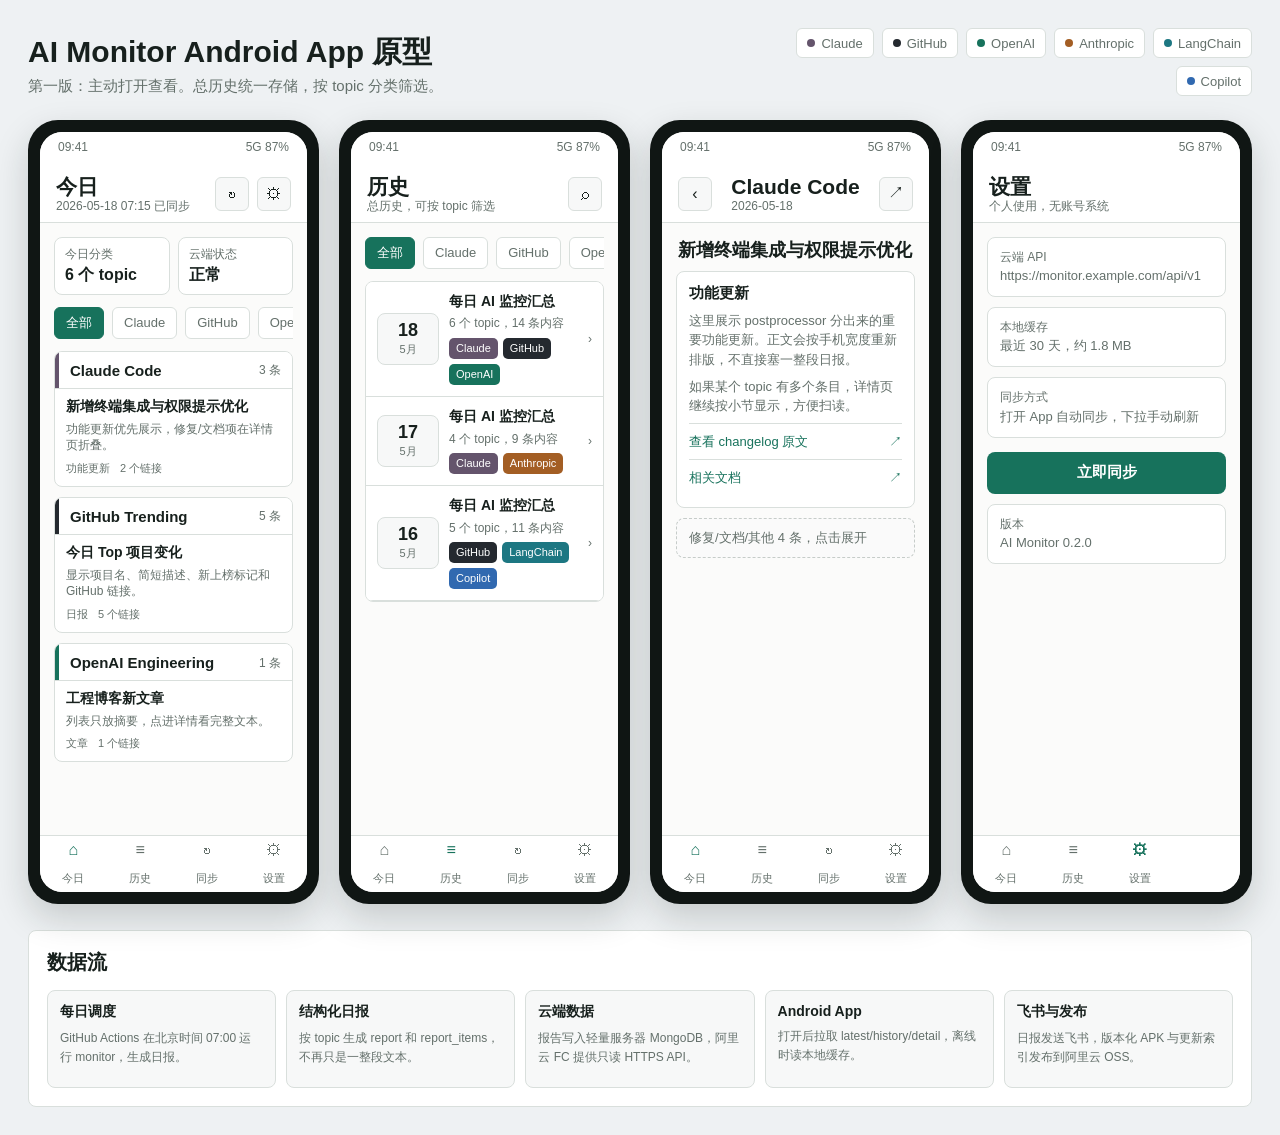
<file: android/docs/mockup.html>
<!doctype html>
<html lang="zh-CN">
<head>
  <meta charset="utf-8">
  <meta name="viewport" content="width=device-width, initial-scale=1">
  <title>AI Monitor Android App Mockup</title>
  <style>
    :root {
      color-scheme: light;
      --bg: #eef1f3;
      --surface: #ffffff;
      --surface-2: #f7f8f8;
      --text: #17201d;
      --muted: #64706b;
      --line: #d9dfdc;
      --green: #17725c;
      --github: #24292f;
      --claude: #64546c;
      --openai: #17725c;
      --anthropic: #a35e24;
      --langchain: #1d7782;
      --copilot: #3169b0;
      --warn: #b7791f;
      font-family: -apple-system, BlinkMacSystemFont, "Segoe UI", sans-serif;
    }

    * { box-sizing: border-box; }

    body {
      margin: 0;
      background: var(--bg);
      color: var(--text);
    }

    .page {
      max-width: 1280px;
      margin: 0 auto;
      padding: 28px;
    }

    .header {
      display: flex;
      align-items: flex-end;
      justify-content: space-between;
      gap: 24px;
      margin-bottom: 24px;
    }

    h1, h2, h3, p { margin: 0; }

    h1 {
      font-size: 30px;
      line-height: 1.15;
      letter-spacing: 0;
    }

    .sub {
      color: var(--muted);
      margin-top: 8px;
      font-size: 15px;
    }

    .legend {
      display: flex;
      flex-wrap: wrap;
      gap: 8px;
      justify-content: flex-end;
      max-width: 520px;
    }

    .chip {
      display: inline-flex;
      align-items: center;
      gap: 6px;
      height: 30px;
      padding: 0 10px;
      border: 1px solid var(--line);
      border-radius: 6px;
      background: var(--surface);
      color: var(--muted);
      font-size: 13px;
      white-space: nowrap;
    }

    .dot {
      width: 8px;
      height: 8px;
      border-radius: 50%;
      background: var(--green);
      flex: 0 0 auto;
    }

    .grid {
      display: grid;
      grid-template-columns: repeat(4, minmax(250px, 1fr));
      gap: 20px;
      align-items: start;
    }

    .phone {
      background: #101614;
      border-radius: 30px;
      padding: 12px;
      box-shadow: 0 14px 34px rgba(23, 32, 29, 0.18);
      min-width: 0;
    }

    .screen {
      height: 760px;
      overflow: hidden;
      background: var(--surface);
      border-radius: 22px;
      display: flex;
      flex-direction: column;
    }

    .statusbar {
      height: 30px;
      display: flex;
      align-items: center;
      justify-content: space-between;
      padding: 0 18px;
      color: var(--muted);
      font-size: 12px;
      background: var(--surface);
    }

    .topbar {
      display: flex;
      align-items: center;
      justify-content: space-between;
      gap: 12px;
      padding: 12px 16px 8px;
      border-bottom: 1px solid var(--line);
      flex: 0 0 auto;
    }

    .title {
      font-size: 21px;
      font-weight: 700;
      line-height: 1.2;
    }

    .iconrow {
      display: flex;
      gap: 8px;
      flex: 0 0 auto;
    }

    .iconbtn {
      width: 34px;
      height: 34px;
      border-radius: 6px;
      border: 1px solid var(--line);
      background: var(--surface-2);
      display: grid;
      place-items: center;
      color: var(--text);
      font-size: 16px;
    }

    .content {
      overflow: hidden;
      padding: 14px 14px 0;
      flex: 1 1 auto;
      background: #fbfbfa;
    }

    .metricbar {
      display: grid;
      grid-template-columns: 1fr 1fr;
      gap: 8px;
      margin-bottom: 12px;
    }

    .metric {
      border: 1px solid var(--line);
      background: var(--surface);
      border-radius: 8px;
      padding: 9px 10px;
      min-height: 58px;
    }

    .label {
      color: var(--muted);
      font-size: 12px;
      line-height: 1.2;
    }

    .value {
      margin-top: 5px;
      font-size: 16px;
      font-weight: 700;
      line-height: 1.15;
    }

    .tabs {
      display: flex;
      gap: 8px;
      overflow: hidden;
      margin-bottom: 12px;
    }

    .tab {
      height: 32px;
      padding: 0 11px;
      border: 1px solid var(--line);
      border-radius: 6px;
      background: var(--surface);
      color: var(--muted);
      font-size: 13px;
      display: inline-flex;
      align-items: center;
      flex: 0 0 auto;
    }

    .tab.active {
      color: #fff;
      background: var(--green);
      border-color: var(--green);
    }

    .section {
      border: 1px solid var(--line);
      border-radius: 8px;
      background: var(--surface);
      margin-bottom: 10px;
      overflow: hidden;
    }

    .section-head {
      display: flex;
      align-items: center;
      justify-content: space-between;
      padding: 10px 11px 8px;
      border-left: 4px solid var(--green);
      background: var(--surface);
    }

    .section-title {
      font-size: 15px;
      font-weight: 700;
      line-height: 1.25;
    }

    .count {
      color: var(--muted);
      font-size: 12px;
      white-space: nowrap;
    }

    .item {
      padding: 9px 11px 10px;
      border-top: 1px solid var(--line);
    }

    .item-title {
      font-size: 14px;
      font-weight: 650;
      line-height: 1.28;
    }

    .item-desc {
      color: var(--muted);
      font-size: 12px;
      line-height: 1.35;
      margin-top: 5px;
    }

    .meta {
      display: flex;
      gap: 10px;
      margin-top: 7px;
      color: var(--muted);
      font-size: 11px;
    }

    .bottomnav {
      display: grid;
      grid-template-columns: repeat(4, 1fr);
      border-top: 1px solid var(--line);
      background: var(--surface);
      flex: 0 0 auto;
    }

    .navitem {
      height: 56px;
      display: grid;
      place-items: center;
      color: var(--muted);
      font-size: 11px;
      gap: 2px;
    }

    .navitem strong {
      color: var(--green);
      font-size: 16px;
      line-height: 1;
    }

    .navitem span:first-child {
      font-size: 16px;
      line-height: 1;
    }

    .history-row {
      display: grid;
      grid-template-columns: 62px 1fr auto;
      gap: 10px;
      align-items: center;
      padding: 11px;
      border-bottom: 1px solid var(--line);
      background: var(--surface);
    }

    .datebox {
      border: 1px solid var(--line);
      border-radius: 8px;
      padding: 7px 0;
      text-align: center;
      background: var(--surface-2);
    }

    .datebox b {
      display: block;
      font-size: 18px;
      line-height: 1;
    }

    .datebox span {
      color: var(--muted);
      font-size: 11px;
    }

    .tagline {
      display: flex;
      flex-wrap: wrap;
      gap: 5px;
      margin-top: 6px;
    }

    .mini {
      display: inline-flex;
      align-items: center;
      height: 21px;
      padding: 0 7px;
      border-radius: 5px;
      color: #fff;
      font-size: 11px;
    }

    .detail-title {
      font-size: 18px;
      font-weight: 750;
      line-height: 1.25;
      padding: 2px 2px 10px;
    }

    .detail-block {
      border: 1px solid var(--line);
      border-radius: 8px;
      background: var(--surface);
      padding: 12px;
      margin-bottom: 10px;
    }

    .detail-block h3 {
      font-size: 15px;
      margin-bottom: 8px;
    }

    .detail-block p {
      color: var(--muted);
      font-size: 13px;
      line-height: 1.48;
      margin-bottom: 8px;
    }

    .linkrow {
      min-height: 36px;
      display: flex;
      align-items: center;
      justify-content: space-between;
      border-top: 1px solid var(--line);
      color: var(--green);
      font-size: 13px;
    }

    .collapsed {
      border: 1px dashed #c6ccc9;
      color: var(--muted);
      background: #fafafa;
      border-radius: 8px;
      padding: 10px 12px;
      font-size: 13px;
    }

    .setting {
      border: 1px solid var(--line);
      border-radius: 8px;
      background: var(--surface);
      padding: 12px;
      margin-bottom: 10px;
    }

    .setting .value {
      font-size: 13px;
      color: var(--muted);
      font-weight: 500;
      word-break: break-all;
    }

    .primary {
      width: 100%;
      height: 42px;
      border: 0;
      border-radius: 8px;
      background: var(--green);
      color: #fff;
      font-size: 15px;
      font-weight: 700;
      margin-top: 4px;
    }

    .flow {
      margin-top: 26px;
      border: 1px solid var(--line);
      background: var(--surface);
      border-radius: 8px;
      padding: 18px;
    }

    .flow h2 {
      font-size: 20px;
      margin-bottom: 14px;
    }

    .flowgrid {
      display: grid;
      grid-template-columns: repeat(5, minmax(150px, 1fr));
      gap: 10px;
    }

    .flowbox {
      border: 1px solid var(--line);
      border-radius: 8px;
      background: var(--surface-2);
      padding: 12px;
      min-height: 98px;
    }

    .flowbox b {
      display: block;
      font-size: 14px;
      margin-bottom: 7px;
    }

    .flowbox span {
      color: var(--muted);
      font-size: 12px;
      line-height: 1.4;
    }

    .github { border-left-color: var(--github); }
    .claude { border-left-color: var(--claude); }
    .openai { border-left-color: var(--openai); }
    .anthropic { border-left-color: var(--anthropic); }
    .langchain { border-left-color: var(--langchain); }
    .copilot { border-left-color: var(--copilot); }
    .bg-github { background: var(--github); }
    .bg-claude { background: var(--claude); }
    .bg-openai { background: var(--openai); }
    .bg-anthropic { background: var(--anthropic); }
    .bg-langchain { background: var(--langchain); }
    .bg-copilot { background: var(--copilot); }

    @media (max-width: 1160px) {
      .grid { grid-template-columns: repeat(2, minmax(260px, 1fr)); }
      .flowgrid { grid-template-columns: repeat(2, minmax(180px, 1fr)); }
    }

    @media (max-width: 680px) {
      .page { padding: 16px; }
      .header { display: block; }
      .legend { justify-content: flex-start; margin-top: 16px; }
      .grid { grid-template-columns: 1fr; }
      .screen { height: 720px; }
      .flowgrid { grid-template-columns: 1fr; }
    }
  </style>
</head>
<body>
  <main class="page">
    <header class="header">
      <div>
        <h1>AI Monitor Android App 原型</h1>
        <p class="sub">第一版：主动打开查看。总历史统一存储，按 topic 分类筛选。</p>
      </div>
      <div class="legend" aria-label="topic 色彩说明">
        <span class="chip"><i class="dot bg-claude"></i>Claude</span>
        <span class="chip"><i class="dot bg-github"></i>GitHub</span>
        <span class="chip"><i class="dot bg-openai"></i>OpenAI</span>
        <span class="chip"><i class="dot bg-anthropic"></i>Anthropic</span>
        <span class="chip"><i class="dot bg-langchain"></i>LangChain</span>
        <span class="chip"><i class="dot bg-copilot"></i>Copilot</span>
      </div>
    </header>

    <section class="grid">
      <article class="phone" aria-label="今日页">
        <div class="screen">
          <div class="statusbar"><span>09:41</span><span>5G 87%</span></div>
          <div class="topbar">
            <div>
              <div class="title">今日</div>
              <div class="label">2026-05-18 07:15 已同步</div>
            </div>
            <div class="iconrow">
              <div class="iconbtn">↻</div>
              <div class="iconbtn">⚙</div>
            </div>
          </div>
          <div class="content">
            <div class="metricbar">
              <div class="metric">
                <div class="label">今日分类</div>
                <div class="value">6 个 topic</div>
              </div>
              <div class="metric">
                <div class="label">云端状态</div>
                <div class="value">正常</div>
              </div>
            </div>
            <div class="tabs">
              <span class="tab active">全部</span>
              <span class="tab">Claude</span>
              <span class="tab">GitHub</span>
              <span class="tab">OpenAI</span>
            </div>

            <section class="section">
              <div class="section-head claude">
                <h2 class="section-title">Claude Code</h2>
                <span class="count">3 条</span>
              </div>
              <div class="item">
                <div class="item-title">新增终端集成与权限提示优化</div>
                <div class="item-desc">功能更新优先展示，修复/文档项在详情页折叠。</div>
                <div class="meta"><span>功能更新</span><span>2 个链接</span></div>
              </div>
            </section>

            <section class="section">
              <div class="section-head github">
                <h2 class="section-title">GitHub Trending</h2>
                <span class="count">5 条</span>
              </div>
              <div class="item">
                <div class="item-title">今日 Top 项目变化</div>
                <div class="item-desc">显示项目名、简短描述、新上榜标记和 GitHub 链接。</div>
                <div class="meta"><span>日报</span><span>5 个链接</span></div>
              </div>
            </section>

            <section class="section">
              <div class="section-head openai">
                <h2 class="section-title">OpenAI Engineering</h2>
                <span class="count">1 条</span>
              </div>
              <div class="item">
                <div class="item-title">工程博客新文章</div>
                <div class="item-desc">列表只放摘要，点进详情看完整文本。</div>
                <div class="meta"><span>文章</span><span>1 个链接</span></div>
              </div>
            </section>
          </div>
          <nav class="bottomnav">
            <div class="navitem"><strong>⌂</strong><span>今日</span></div>
            <div class="navitem"><span>≡</span><span>历史</span></div>
            <div class="navitem"><span>↻</span><span>同步</span></div>
            <div class="navitem"><span>⚙</span><span>设置</span></div>
          </nav>
        </div>
      </article>

      <article class="phone" aria-label="历史页">
        <div class="screen">
          <div class="statusbar"><span>09:41</span><span>5G 87%</span></div>
          <div class="topbar">
            <div>
              <div class="title">历史</div>
              <div class="label">总历史，可按 topic 筛选</div>
            </div>
            <div class="iconbtn">⌕</div>
          </div>
          <div class="content">
            <div class="tabs">
              <span class="tab active">全部</span>
              <span class="tab">Claude</span>
              <span class="tab">GitHub</span>
              <span class="tab">OpenAI</span>
            </div>
            <div class="section">
              <div class="history-row">
                <div class="datebox"><b>18</b><span>5月</span></div>
                <div>
                  <div class="item-title">每日 AI 监控汇总</div>
                  <div class="item-desc">6 个 topic，14 条内容</div>
                  <div class="tagline">
                    <span class="mini bg-claude">Claude</span>
                    <span class="mini bg-github">GitHub</span>
                    <span class="mini bg-openai">OpenAI</span>
                  </div>
                </div>
                <span class="count">›</span>
              </div>
              <div class="history-row">
                <div class="datebox"><b>17</b><span>5月</span></div>
                <div>
                  <div class="item-title">每日 AI 监控汇总</div>
                  <div class="item-desc">4 个 topic，9 条内容</div>
                  <div class="tagline">
                    <span class="mini bg-claude">Claude</span>
                    <span class="mini bg-anthropic">Anthropic</span>
                  </div>
                </div>
                <span class="count">›</span>
              </div>
              <div class="history-row">
                <div class="datebox"><b>16</b><span>5月</span></div>
                <div>
                  <div class="item-title">每日 AI 监控汇总</div>
                  <div class="item-desc">5 个 topic，11 条内容</div>
                  <div class="tagline">
                    <span class="mini bg-github">GitHub</span>
                    <span class="mini bg-langchain">LangChain</span>
                    <span class="mini bg-copilot">Copilot</span>
                  </div>
                </div>
                <span class="count">›</span>
              </div>
            </div>
          </div>
          <nav class="bottomnav">
            <div class="navitem"><span>⌂</span><span>今日</span></div>
            <div class="navitem"><strong>≡</strong><span>历史</span></div>
            <div class="navitem"><span>↻</span><span>同步</span></div>
            <div class="navitem"><span>⚙</span><span>设置</span></div>
          </nav>
        </div>
      </article>

      <article class="phone" aria-label="详情页">
        <div class="screen">
          <div class="statusbar"><span>09:41</span><span>5G 87%</span></div>
          <div class="topbar">
            <div class="iconbtn">‹</div>
            <div>
              <div class="title">Claude Code</div>
              <div class="label">2026-05-18</div>
            </div>
            <div class="iconbtn">↗</div>
          </div>
          <div class="content">
            <h2 class="detail-title">新增终端集成与权限提示优化</h2>
            <div class="detail-block">
              <h3>功能更新</h3>
              <p>这里展示 postprocessor 分出来的重要功能更新。正文会按手机宽度重新排版，不直接塞一整段日报。</p>
              <p>如果某个 topic 有多个条目，详情页继续按小节显示，方便扫读。</p>
              <div class="linkrow"><span>查看 changelog 原文</span><span>↗</span></div>
              <div class="linkrow"><span>相关文档</span><span>↗</span></div>
            </div>
            <div class="collapsed">修复/文档/其他 4 条，点击展开</div>
          </div>
          <nav class="bottomnav">
            <div class="navitem"><strong>⌂</strong><span>今日</span></div>
            <div class="navitem"><span>≡</span><span>历史</span></div>
            <div class="navitem"><span>↻</span><span>同步</span></div>
            <div class="navitem"><span>⚙</span><span>设置</span></div>
          </nav>
        </div>
      </article>

      <article class="phone" aria-label="设置页">
        <div class="screen">
          <div class="statusbar"><span>09:41</span><span>5G 87%</span></div>
          <div class="topbar">
            <div>
              <div class="title">设置</div>
              <div class="label">个人使用，无账号系统</div>
            </div>
          </div>
          <div class="content">
            <div class="setting">
              <div class="label">云端 API</div>
              <div class="value">https://monitor.example.com/api/v1</div>
            </div>
            <div class="setting">
              <div class="label">本地缓存</div>
              <div class="value">最近 30 天，约 1.8 MB</div>
            </div>
            <div class="setting">
              <div class="label">同步方式</div>
              <div class="value">打开 App 自动同步，下拉手动刷新</div>
            </div>
            <button class="primary">立即同步</button>
            <div class="setting" style="margin-top: 10px;">
              <div class="label">版本</div>
              <div class="value">AI Monitor 0.2.0</div>
            </div>
          </div>
          <nav class="bottomnav">
            <div class="navitem"><span>⌂</span><span>今日</span></div>
            <div class="navitem"><span>≡</span><span>历史</span></div>
            <div class="navitem"><strong>⚙</strong><span>设置</span></div>
          </nav>
        </div>
      </article>
    </section>

    <section class="flow">
      <h2>数据流</h2>
      <div class="flowgrid">
        <div class="flowbox"><b>每日调度</b><span>GitHub Actions 在北京时间 07:00 运行 monitor，生成日报。</span></div>
        <div class="flowbox"><b>结构化日报</b><span>按 topic 生成 report 和 report_items，不再只是一整段文本。</span></div>
        <div class="flowbox"><b>云端数据</b><span>报告写入轻量服务器 MongoDB，阿里云 FC 提供只读 HTTPS API。</span></div>
        <div class="flowbox"><b>Android App</b><span>打开后拉取 latest/history/detail，离线时读本地缓存。</span></div>
        <div class="flowbox"><b>飞书与发布</b><span>日报发送飞书，版本化 APK 与更新索引发布到阿里云 OSS。</span></div>
      </div>
    </section>
  </main>
</body>
</html>
</file>
